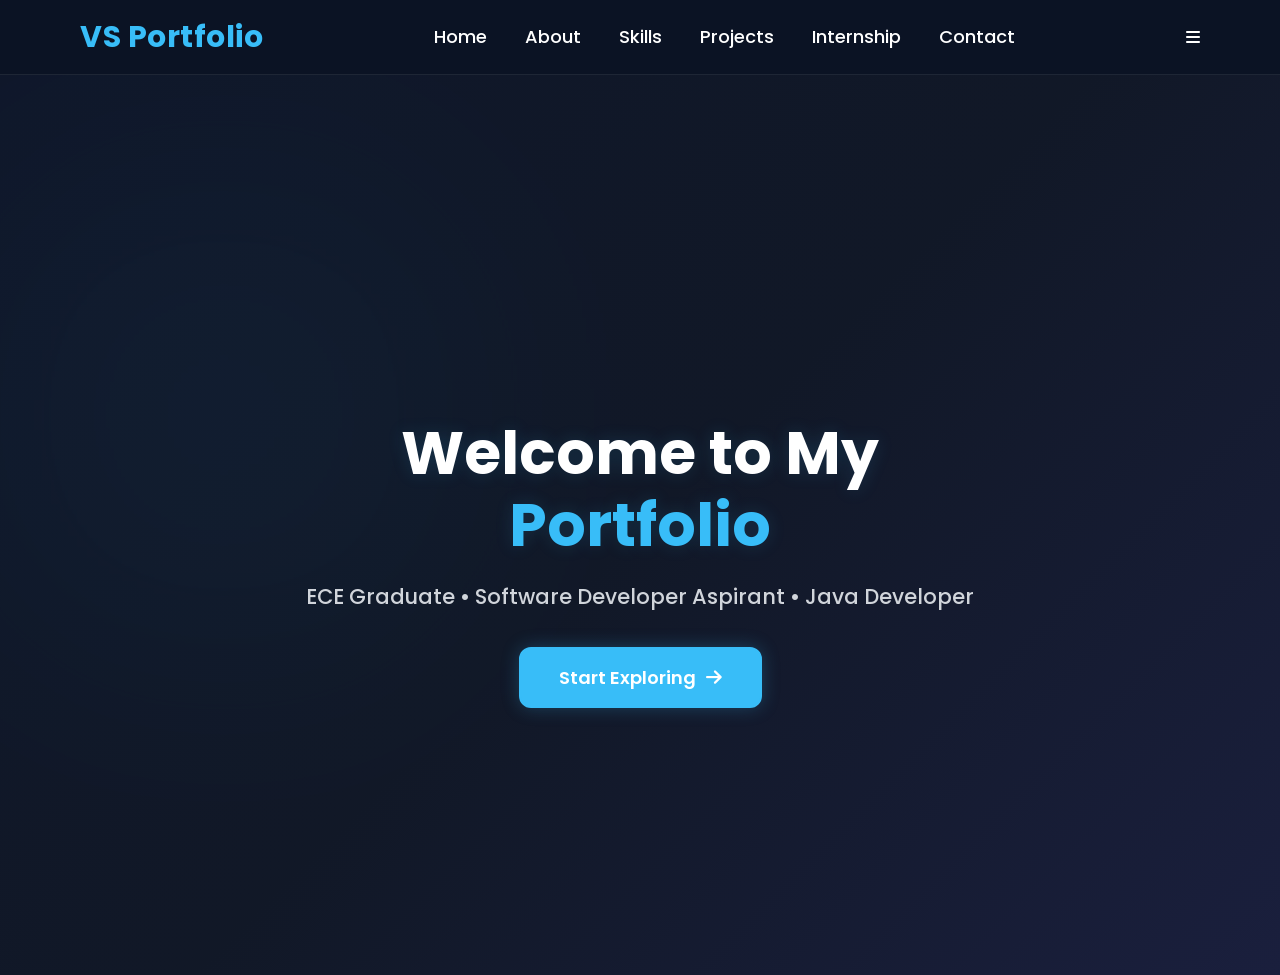
<file: index.html>
<!DOCTYPE html>
<html lang="en">

<head>

    <meta charset="UTF-8">
    <meta name="viewport" content="width=device-width, initial-scale=1.0">

    <title>Veerashankari P | Portfolio</title>

    <!-- CSS -->
    <link rel="stylesheet" href="style.css">

    <!-- Google Fonts -->
    <link href="https://fonts.googleapis.com/css2?family=Poppins:wght@300;400;500;600;700;800&display=swap" rel="stylesheet">

    <!-- Signature Font -->
    <link href="https://fonts.googleapis.com/css2?family=Parisienne&display=swap" rel="stylesheet">

    <!-- Font Awesome -->
    <link rel="stylesheet"
          href="https://cdnjs.cloudflare.com/ajax/libs/font-awesome/6.6.0/css/all.min.css">

    <!-- AOS Animation -->
    <link rel="stylesheet"
          href="https://unpkg.com/aos@2.3.4/dist/aos.css">

</head>

<body>

<!-- Scroll Progress -->
<div id="progress-bar"></div>

<!-- Cursor Glow -->
<div class="cursor-glow"></div>

<!-- ==========================
        NAVBAR
========================== -->

<header>

<nav class="navbar">

<div class="logo">
    <a href="index.html">
        VS Portfolio
    </a>
</div>

<ul class="nav-links">

<li><a href="home.html">Home</a></li>

<li><a href="about.html">About</a></li>

<li><a href="skills.html">Skills</a></li>

<li><a href="projects.html">Projects</a></li>

<li><a href="internship.html">Internship</a></li>

<li><a href="contact.html">Contact</a></li>

</ul>

<div class="menu-btn">

<i class="fa-solid fa-bars"></i>

</div>

</nav>

</header>

<!-- ==========================
      LANDING PAGE
========================== -->

<section class="landing">

    <div class="landing-content" data-aos="zoom-in">

        <h1 class="main-title">
    Welcome to My <span>Portfolio</span>
</h1 >
        <p class="sub-title">
            ECE Graduate • Software Developer Aspirant • Java Developer
        </p>

        <a href="home.html" class="enter-btn">
            Start Exploring
            <i class="fa-solid fa-arrow-right"></i>
        </a>

    </div>

</section>
<!-- ==========================
      AOS JS
========================== -->

<script src="https://unpkg.com/aos@2.3.4/dist/aos.js"></script>

<script>

AOS.init({

duration:1000,

once:true

});

</script>

<script src="script.js"></script>

</body>

</html>
</file>
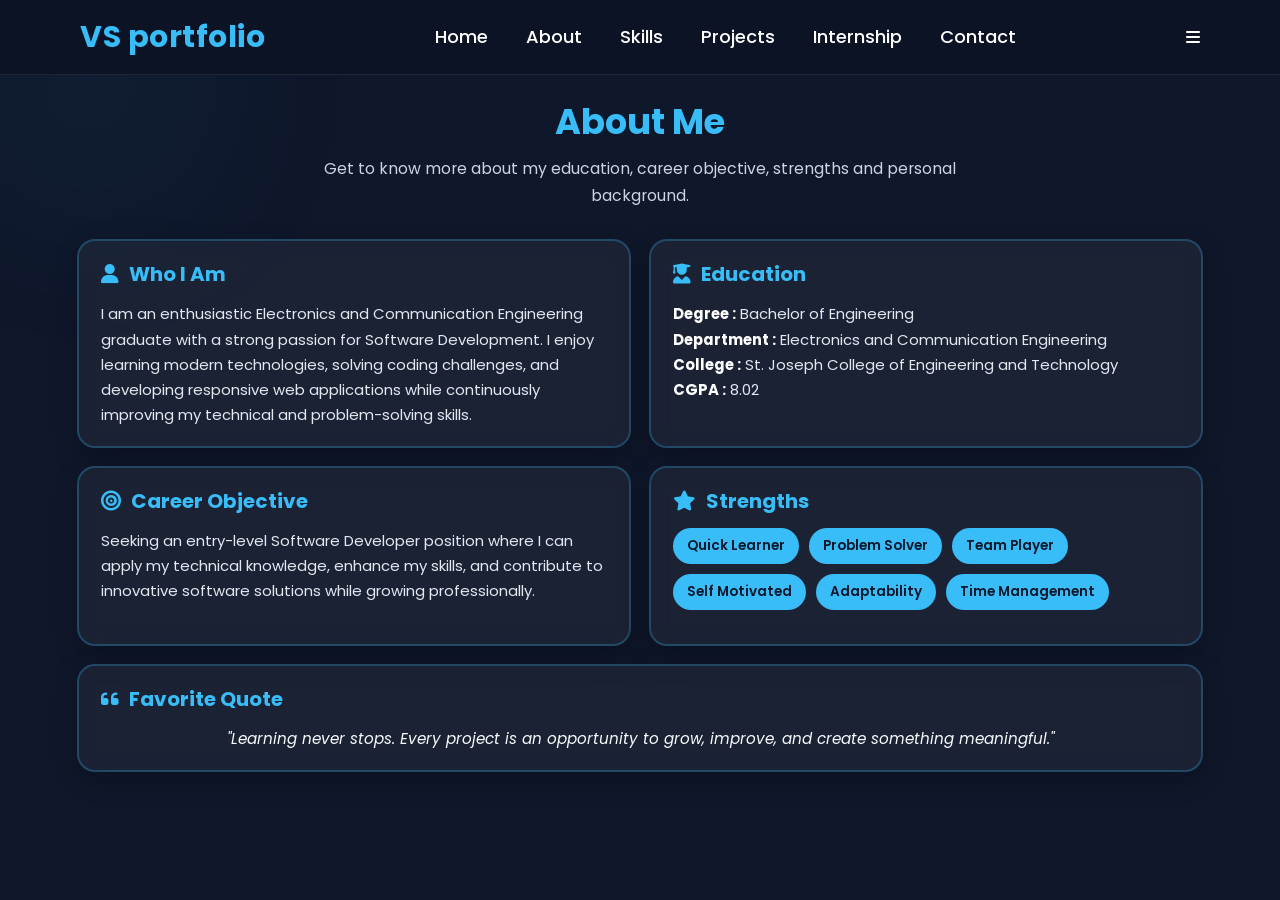
<file: about.html>
<!DOCTYPE html>
<html lang="en">

<head>

<meta charset="UTF-8">
<meta name="viewport" content="width=device-width, initial-scale=1.0">

<title>About | Veerashankari P</title>

<link rel="stylesheet" href="style.css">

<link href="https://fonts.googleapis.com/css2?family=Poppins:wght@300;400;500;600;700;800&display=swap" rel="stylesheet">

<link href="https://fonts.googleapis.com/css2?family=Parisienne&display=swap" rel="stylesheet">

<link rel="stylesheet"
href="https://cdnjs.cloudflare.com/ajax/libs/font-awesome/6.6.0/css/all.min.css">

<link rel="stylesheet"
href="https://unpkg.com/aos@2.3.4/dist/aos.css">

</head>

<body>

<div id="progress-bar"></div>

<div class="cursor-glow"></div>

<!-- ==========================
        NAVBAR
========================== -->

<header>

<nav class="navbar">

<div class="logo">

<a href="index.html">

VS portfolio

</a>

</div>

<ul class="nav-links">

<li><a href="home.html">Home</a></li>

<li><a class="active" href="about.html">About</a></li>

<li><a href="skills.html">Skills</a></li>

<li><a href="projects.html">Projects</a></li>

<li><a href="internship.html">Internship</a></li>

<li><a href="contact.html">Contact</a></li>

</ul>

<div class="menu-btn">

<i class="fa-solid fa-bars"></i>

</div>

</nav>

</header>

<!-- ==========================
        ABOUT SECTION
========================== -->

<section class="about-page">

<h1 class="section-title" data-aos="fade-down">

About Me

</h1>

<p class="skills-text" data-aos="fade-up">

Get to know more about my education, career objective, strengths and personal background.

</p>

<div class="about-container">

<!-- Who I Am -->

<div class="about-box" data-aos="fade-right">

<h2>

<i class="fa-solid fa-user"></i>

Who I Am

</h2>

<p>

I am an enthusiastic Electronics and Communication Engineering graduate with a strong passion for Software Development. I enjoy learning modern technologies, solving coding challenges, and developing responsive web applications while continuously improving my technical and problem-solving skills.

</p>

</div>

<!-- Education -->

<div class="about-box" data-aos="fade-left">

<h2>

<i class="fa-solid fa-user-graduate"></i>

Education

</h2>

<p><strong>Degree :</strong> Bachelor of Engineering</p>

<p><strong>Department :</strong> Electronics and Communication Engineering</p>

<p><strong>College :</strong> St. Joseph College of Engineering and Technology</p>

<p><strong>CGPA :</strong> 8.02</p>

</div>

<!-- Career -->

<div class="about-box" data-aos="fade-right">

<h2>

<i class="fa-solid fa-bullseye"></i>

Career Objective

</h2>

<p>

Seeking an entry-level Software Developer position where I can apply my technical knowledge, enhance my skills, and contribute to innovative software solutions while growing professionally.

</p>

</div>

<!-- Strength -->

<div class="about-box" data-aos="fade-left">

<h2>

<i class="fa-solid fa-star"></i>

Strengths

</h2>

<div class="strength-list">

<span>Quick Learner</span>

<span>Problem Solver</span>

<span>Team Player</span>

<span>Self Motivated</span>

<span>Adaptability</span>

<span>Time Management</span>

</div>

</div>

<!-- Quote -->

<div class="about-box full-width quote-box" data-aos="zoom-in">

<h2>

<i class="fa-solid fa-quote-left"></i>

Favorite Quote

</h2>

<p>

"Learning never stops. Every project is an opportunity to grow, improve, and create something meaningful."

</p>

</div>

</div>

</section>

<script src="https://unpkg.com/aos@2.3.4/dist/aos.js"></script>

<script>

AOS.init({

duration:1000,

once:true

});

</script>

<script src="script.js"></script>

</body>

</html>
</file>
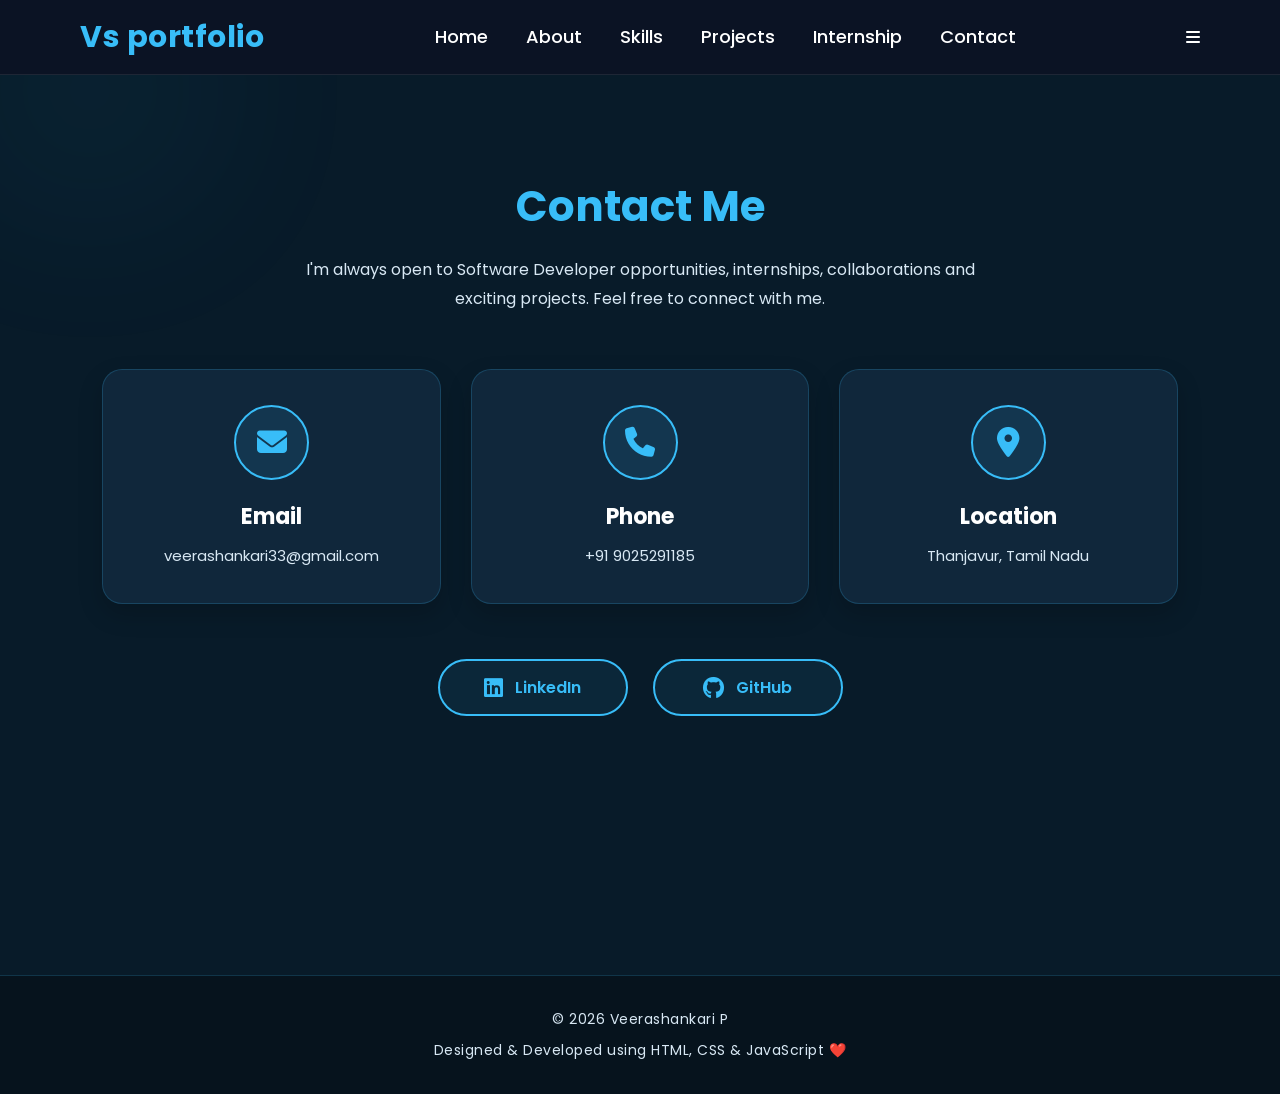
<file: contact.html>
<!DOCTYPE html>
<html lang="en">

<head>

<meta charset="UTF-8">
<meta name="viewport" content="width=device-width, initial-scale=1.0">

<title>Contact | Veerashankari P</title>

<link rel="stylesheet" href="style.css">

<link href="https://fonts.googleapis.com/css2?family=Poppins:wght@300;400;500;600;700;800&display=swap" rel="stylesheet">

<link href="https://fonts.googleapis.com/css2?family=Parisienne&display=swap" rel="stylesheet">

<link rel="stylesheet"
href="https://cdnjs.cloudflare.com/ajax/libs/font-awesome/6.6.0/css/all.min.css">

<link rel="stylesheet"
href="https://unpkg.com/aos@2.3.4/dist/aos.css">

</head>

<body>

<div id="progress-bar"></div>

<div class="cursor-glow"></div>

<header>

<nav class="navbar">

<div class="logo">

<a href="index.html">

Vs portfolio
</a>

</div>

<ul class="nav-links">

<li><a href="home.html">Home</a></li>

<li><a href="about.html">About</a></li>

<li><a href="skills.html">Skills</a></li>

<li><a href="projects.html">Projects</a></li>

<li><a href="internship.html">Internship</a></li>

<li><a class="active" href="contact.html">Contact</a></li>

</ul>

<div class="menu-btn">

<i class="fa-solid fa-bars"></i>

</div>

</nav>

</header>

<section class="contact-page">

<h1 class="section-title" data-aos="fade-down">

Contact Me

</h1>

<p class="skills-text" data-aos="fade-up">

I'm always open to Software Developer opportunities, internships, collaborations and exciting projects. Feel free to connect with me.

</p>

<div class="contact-info">

<div class="contact-card" data-aos="zoom-in">

<i class="fa-solid fa-envelope"></i>

<h3>Email</h3>

<p>veerashankari33@gmail.com</p>

</div>

<div class="contact-card" data-aos="zoom-in" data-aos-delay="100">

<i class="fa-solid fa-phone"></i>

<h3>Phone</h3>

<p>+91 9025291185</p>

</div>

<div class="contact-card" data-aos="zoom-in" data-aos-delay="200">

<i class="fa-solid fa-location-dot"></i>

<h3>Location</h3>

<p>Thanjavur, Tamil Nadu</p>

</div>

</div>

<div class="social-links" data-aos="fade-up">

<a href="https://www.linkedin.com/in/veerashankari-p"
target="_blank"
class="social-btn linkedin">

<i class="fab fa-linkedin"></i>

LinkedIn

</a>

<a href="https://github.com/veerashankari33-p"
target="_blank"
class="social-btn github">

<i class="fab fa-github"></i>

GitHub

</a>

</div>

</section>

<footer>

<p>© 2026 Veerashankari P</p>

<p>Designed & Developed using HTML, CSS & JavaScript ❤️</p>

</footer>

<script src="https://unpkg.com/aos@2.3.4/dist/aos.js"></script>

<script>

AOS.init({
duration:1000,
once:true
});

</script>

<script src="script.js"></script>

</body>

</html>
</file>
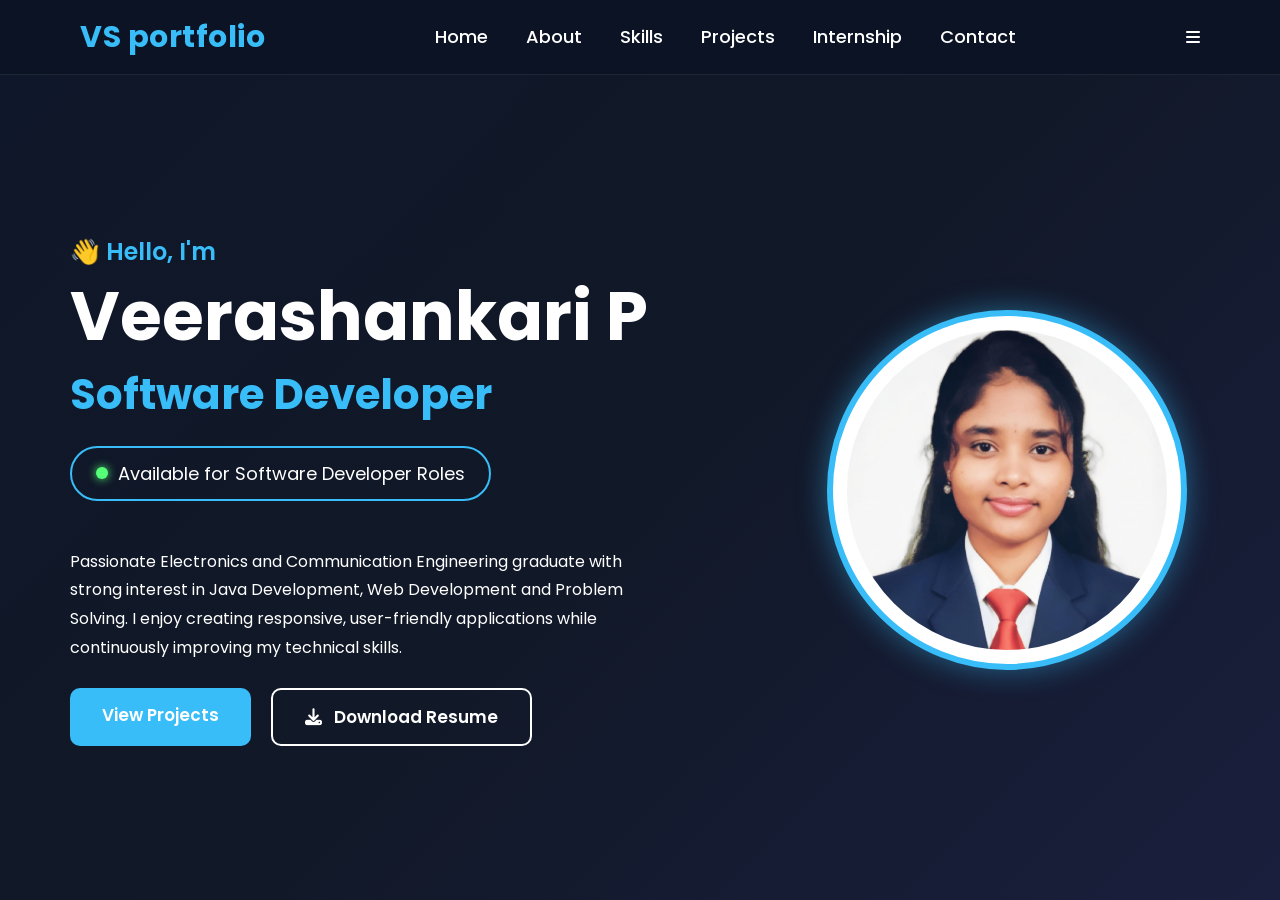
<file: home.html>
<!DOCTYPE html>
<html lang="en">

<head>

    <meta charset="UTF-8">
    <meta name="viewport" content="width=device-width, initial-scale=1.0">

    <title>Home | Veerashankari P</title>

    <link rel="stylesheet" href="style.css">

    <!-- Google Font -->
    <link href="https://fonts.googleapis.com/css2?family=Poppins:wght@300;400;500;600;700;800&display=swap" rel="stylesheet">

    <!-- Font Awesome -->
    <link rel="stylesheet"
        href="https://cdnjs.cloudflare.com/ajax/libs/font-awesome/6.6.0/css/all.min.css">

</head>

<body>

<!-- ===========================
        NAVBAR
=========================== -->

<header>

    <nav class="navbar">

        <div class="logo">
            <a href="index.html">VS portfolio</a>
        </div>

        <ul class="nav-links">

            <li><a class="active" href="home.html">Home</a></li>
            <li><a href="about.html">About</a></li>
            <li><a href="skills.html">Skills</a></li>
            <li><a href="projects.html">Projects</a></li>
            <li><a href="internship.html">Internship</a></li>
            <li><a href="contact.html">Contact</a></li>

        </ul>

        <div class="menu-btn">
            <i class="fa-solid fa-bars"></i>
        </div>

    </nav>

</header>

<!-- ===========================
        HERO SECTION
=========================== -->

<section class="hero">

    <!-- LEFT SIDE -->

    <div class="hero-content">

        <span class="hero-tag">
            👋 Hello, I'm
        </span>

        <h1>
            Veerashankari P
        </h1>

        <h2>
            Software Developer
        </h2>

        <div class="status-box">

            <span class="status-dot"></span>

            Available for Software Developer Roles

        </div>

        <p>

            Passionate Electronics and Communication Engineering graduate
            with strong interest in Java Development, Web Development and
            Problem Solving. I enjoy creating responsive, user-friendly
            applications while continuously improving my technical skills.

        </p>

        <div class="hero-buttons">

            <a href="projects.html" class="btn primary-btn">

                View Projects

            </a>

            <a href="Veerashankari_Resume.pdf"
               download
               class="btn secondary-btn">

                <i class="fa-solid fa-download"></i>

                Download Resume

            </a>

        </div>

    </div>

    <!-- RIGHT SIDE -->

    <div class="hero-image">

        <div class="image-circle">

            <img src="profile.jpg"
                 alt="Veerashankari">

        </div>

    </div>

</section>

<script src="script.js"></script>

</body>

</html>
</file>
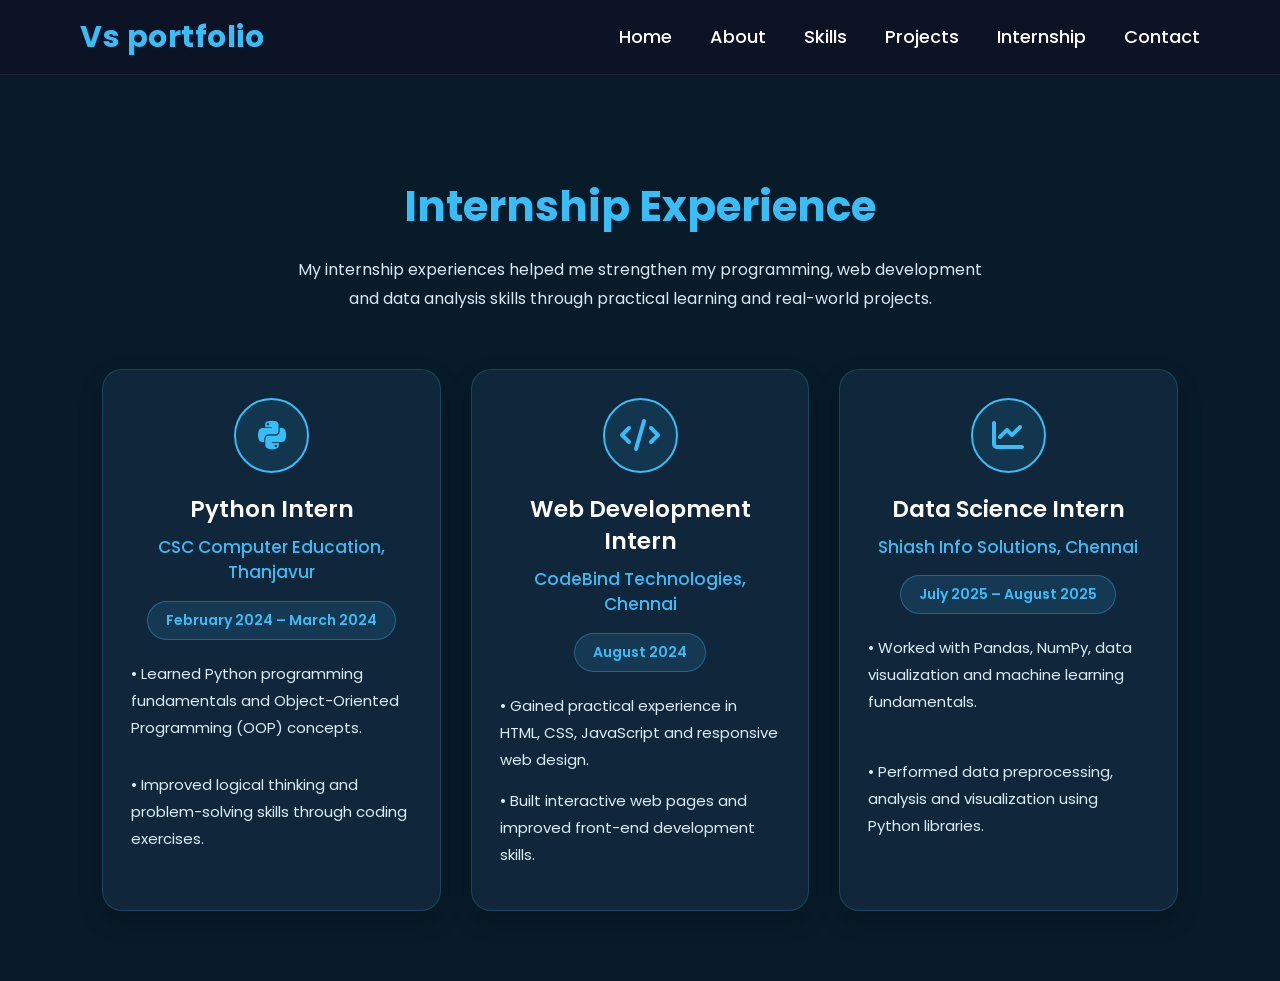
<file: internship.html>
<!DOCTYPE html>
<html lang="en">

<head>

    <meta charset="UTF-8">
    <meta name="viewport" content="width=device-width, initial-scale=1.0">

    <title>Internship | Veerashankari P</title>

    <link rel="stylesheet" href="style.css">

    <link href="https://fonts.googleapis.com/css2?family=Poppins:wght@300;400;500;600;700;800&display=swap" rel="stylesheet">

    <link rel="stylesheet"
          href="https://cdnjs.cloudflare.com/ajax/libs/font-awesome/6.6.0/css/all.min.css">

    <link rel="stylesheet"
          href="https://unpkg.com/aos@2.3.4/dist/aos.css">

</head>

<body>

<!-- ==========================
     NAVBAR
========================== -->

<header>

<nav class="navbar">

<div class="logo">

<a href="index.html">
 Vs portfolio
 
</a>

</div>

<ul class="nav-links">

<li><a href="home.html">Home</a></li>

<li><a href="about.html">About</a></li>

<li><a href="skills.html">Skills</a></li>

<li><a href="projects.html">Projects</a></li>

<li><a class="active" href="internship.html">Internship</a></li>

<li><a href="contact.html">Contact</a></li>

</ul>

</nav>

</header>

<!-- ==========================
     INTERNSHIP SECTION
========================== -->

<section class="internship-page">

<h1 class="section-title" data-aos="fade-down">

Internship Experience

</h1>

<p class="skills-text" data-aos="fade-up">

My internship experiences helped me strengthen my programming,
web development and data analysis skills through practical learning
and real-world projects.

</p>

<div class="internship-container">

<!-- Internship 1 -->

<div class="internship-card"

data-aos="fade-up">

<div class="internship-icon">

<i class="fa-brands fa-python"></i>

</div>

<div class="internship-content">

<h2>

Python Intern

</h2>

<h3>

CSC Computer Education, Thanjavur

</h3>

<span class="internship-date">

February 2024 – March 2024

</span>

<p>

• Learned Python programming fundamentals and Object-Oriented Programming (OOP) concepts.

</p>

<p>

• Improved logical thinking and problem-solving skills through coding exercises.

</p>

</div>

</div>

<!-- Internship 2 -->

<div class="internship-card"

data-aos="fade-up"

data-aos-delay="100">

<div class="internship-icon">

<i class="fa-solid fa-code"></i>

</div>

<div class="internship-content">

<h2>

Web Development Intern

</h2>

<h3>

CodeBind Technologies, Chennai

</h3>

<span class="internship-date">

August 2024

</span>

<p>

• Gained practical experience in HTML, CSS, JavaScript and responsive web design.

</p>

<p>

• Built interactive web pages and improved front-end development skills.

</p>

</div>

</div>

<!-- Internship 3 -->

<div class="internship-card"

data-aos="fade-up"

data-aos-delay="200">

<div class="internship-icon">

<i class="fa-solid fa-chart-line"></i>

</div>

<div class="internship-content">

<h2>

Data Science Intern

</h2>

<h3>

Shiash Info Solutions, Chennai

</h3>

<span class="internship-date">

July 2025 – August 2025

</span>

<p>

• Worked with Pandas, NumPy, data visualization and machine learning fundamentals.

</p>

<p>

• Performed data preprocessing, analysis and visualization using Python libraries.

</p>

</div>

</div>

</div>

</section>

<script src="https://unpkg.com/aos@2.3.4/dist/aos.js"></script>

<script>

AOS.init({

duration:1000,

once:true

});

</script>

<script src="script.js"></script>

</body>

</html>
</file>
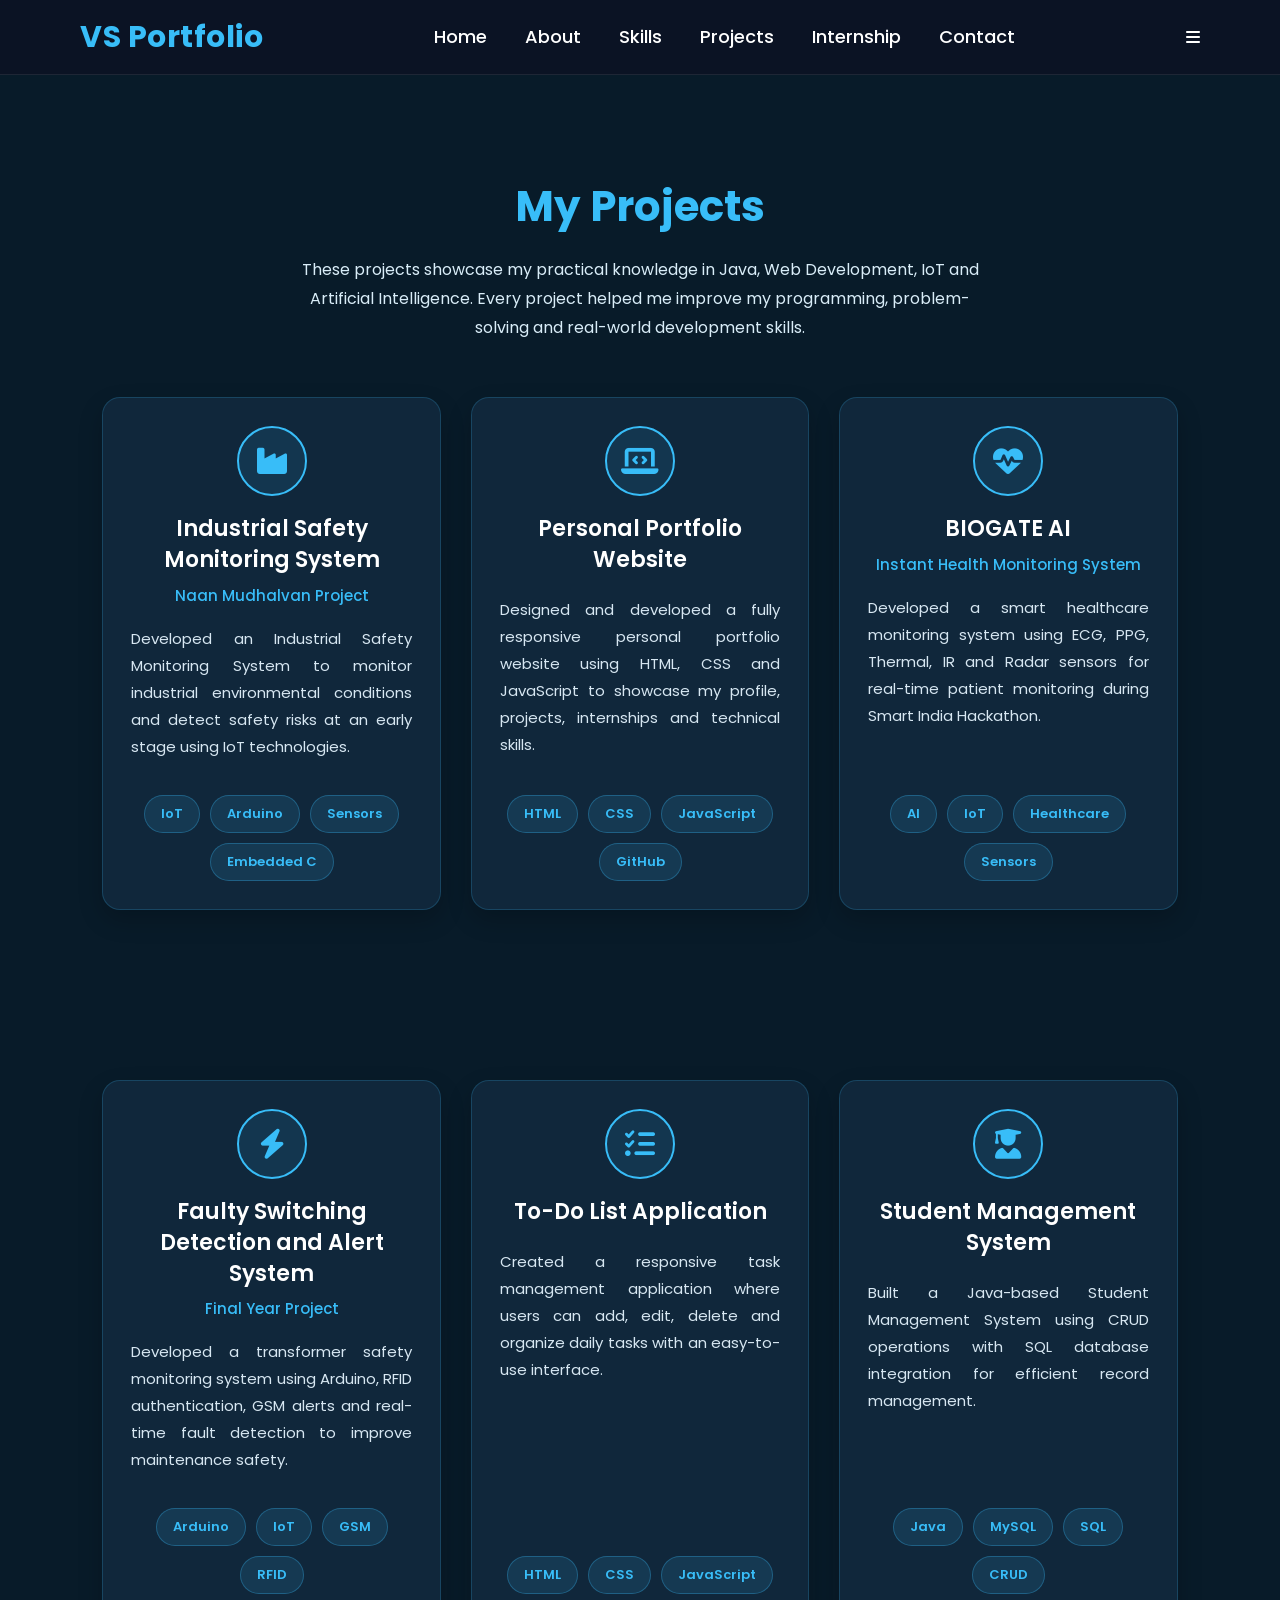
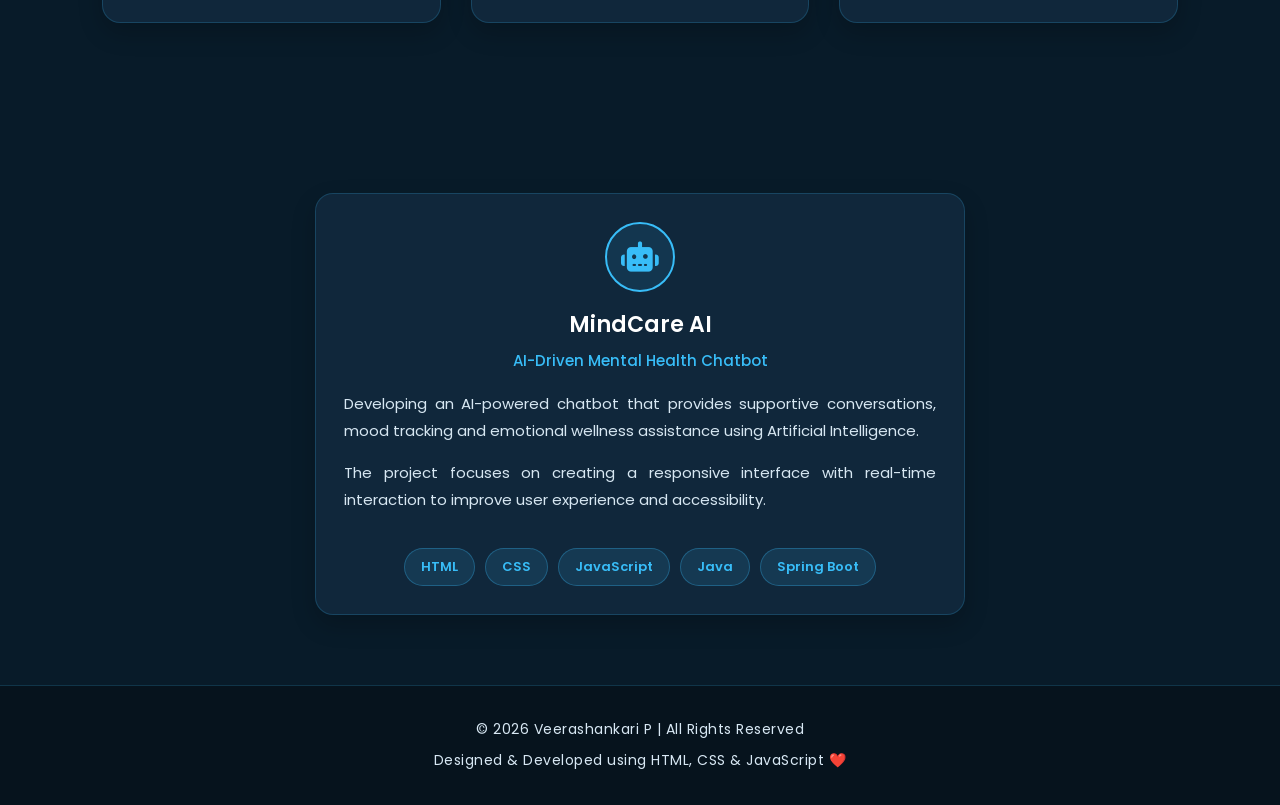
<file: projects.html>
<!DOCTYPE html>
<html lang="en">

<head>

<meta charset="UTF-8">
<meta name="viewport" content="width=device-width, initial-scale=1.0">

<title>Projects | Veerashankari P</title>

<link rel="stylesheet" href="style.css">

<link href="https://fonts.googleapis.com/css2?family=Poppins:wght@300;400;500;600;700;800&display=swap" rel="stylesheet">

<link rel="stylesheet"
href="https://cdnjs.cloudflare.com/ajax/libs/font-awesome/6.6.0/css/all.min.css">

<link rel="stylesheet"
href="https://unpkg.com/aos@2.3.4/dist/aos.css">

</head>

<body>

<header>

<nav class="navbar">

<div class="logo">

<a href="index.html">

VS Portfolio

</a>

</div>

<ul class="nav-links">

<li><a href="home.html">Home</a></li>

<li><a href="about.html">About</a></li>

<li><a href="skills.html">Skills</a></li>

<li><a class="active" href="projects.html">Projects</a></li>

<li><a href="internship.html">Internship</a></li>

<li><a href="contact.html">Contact</a></li>

</ul>

<div class="menu-btn">

<i class="fa-solid fa-bars"></i>

</div>

</nav>

</header>

<!-- ==========================
        PROJECTS
========================== -->

<section class="projects-page">

<h1 class="section-title" data-aos="fade-down">

My Projects

</h1>

<p class="skills-text" data-aos="fade-up">

These projects showcase my practical knowledge in Java, Web Development, IoT and Artificial Intelligence. Every project helped me improve my programming, problem-solving and real-world development skills.

</p>

<div class="projects-grid">

<!-- Project 1 -->

<div class="project-card" data-aos="fade-up">

<div class="project-icon">

<i class="fa-solid fa-industry"></i>

</div>

<h2>

Industrial Safety Monitoring System

</h2>

<h4>

Naan Mudhalvan Project

</h4>

<p>

Developed an Industrial Safety Monitoring System to monitor industrial environmental conditions and detect safety risks at an early stage using IoT technologies.

</p>

<div class="tech-stack">

<span>IoT</span>

<span>Arduino</span>

<span>Sensors</span>

<span>Embedded C</span>

</div>

</div>

<!-- Project 2 -->

<div class="project-card" data-aos="fade-up" data-aos-delay="100">

<div class="project-icon">

<i class="fa-solid fa-laptop-code"></i>

</div>

<h2>

Personal Portfolio Website

</h2>

<p>

Designed and developed a fully responsive personal portfolio website using HTML, CSS and JavaScript to showcase my profile, projects, internships and technical skills.

</p>

<div class="tech-stack">

<span>HTML</span>

<span>CSS</span>

<span>JavaScript</span>

<span>GitHub</span>

</div>

</div>

<!-- Project 3 -->

<div class="project-card" data-aos="fade-up" data-aos-delay="200">

<div class="project-icon">

<i class="fa-solid fa-heart-pulse"></i>

</div>

<h2>

BIOGATE AI

</h2>

<h4>

Instant Health Monitoring System

</h4>

<p>

Developed a smart healthcare monitoring system using ECG, PPG, Thermal, IR and Radar sensors for real-time patient monitoring during Smart India Hackathon.

</p>

<div class="tech-stack">

<span>AI</span>

<span>IoT</span>

<span>Healthcare</span>

<span>Sensors</span>

</div>

</div>

</div>

</section>
<!-- ==========================
        PROJECTS - PAGE 2
========================== -->

<section class="projects-page">

<div class="projects-grid">

<!-- Project 4 -->

<div class="project-card" data-aos="fade-up">

<div class="project-icon">

<i class="fa-solid fa-bolt"></i>

</div>

<h2>

Faulty Switching Detection and Alert System

</h2>

<h4>

Final Year Project

</h4>

<p>

Developed a transformer safety monitoring system using Arduino, RFID authentication, GSM alerts and real-time fault detection to improve maintenance safety.

</p>

<div class="tech-stack">

<span>Arduino</span>

<span>IoT</span>

<span>GSM</span>

<span>RFID</span>

</div>

</div>

<!-- Project 5 -->

<div class="project-card" data-aos="fade-up" data-aos-delay="100">

<div class="project-icon">

<i class="fa-solid fa-list-check"></i>

</div>

<h2>

To-Do List Application

</h2>

<p>

Created a responsive task management application where users can add, edit, delete and organize daily tasks with an easy-to-use interface.

</p>

<div class="tech-stack">

<span>HTML</span>

<span>CSS</span>

<span>JavaScript</span>

</div>

</div>

<!-- Project 6 -->

<div class="project-card" data-aos="fade-up" data-aos-delay="200">

<div class="project-icon">

<i class="fa-solid fa-user-graduate"></i>

</div>

<h2>

Student Management System

</h2>

<p>

Built a Java-based Student Management System using CRUD operations with SQL database integration for efficient record management.

</p>

<div class="tech-stack">

<span>Java</span>

<span>MySQL</span>

<span>SQL</span>

<span>CRUD</span>

</div>

</div>

</div>

</section>

<!-- ==========================
        PROJECTS - PAGE 3
========================== -->

<section class="projects-page">

<div class="projects-grid single-project">

<!-- Project 7 -->

<div class="project-card" data-aos="fade-up">

<div class="project-icon">

<i class="fa-solid fa-robot"></i>

</div>

<h2>

MindCare AI

</h2>

<h4>

AI-Driven Mental Health Chatbot

</h4>

<p>

Developing an AI-powered chatbot that provides supportive conversations, mood tracking and emotional wellness assistance using Artificial Intelligence.

</p>

<p>

The project focuses on creating a responsive interface with real-time interaction to improve user experience and accessibility.

</p>

<div class="tech-stack">

<span>HTML</span>

<span>CSS</span>

<span>JavaScript</span>

<span>Java</span>

<span>Spring Boot</span>

</div>

</div>

</div>

</section>

<!-- ==========================
        FOOTER
========================== -->

<footer>

<p>

© 2026 Veerashankari P | All Rights Reserved

</p>

<p>

Designed & Developed using HTML, CSS & JavaScript ❤️

</p>

</footer>

<!-- ==========================
        AOS SCRIPT
========================== -->

<script src="https://unpkg.com/aos@2.3.4/dist/aos.js"></script>

<script>

AOS.init({

duration:1000,

once:true

});

</script>

<script src="script.js"></script>

</body>

</html>
</file>
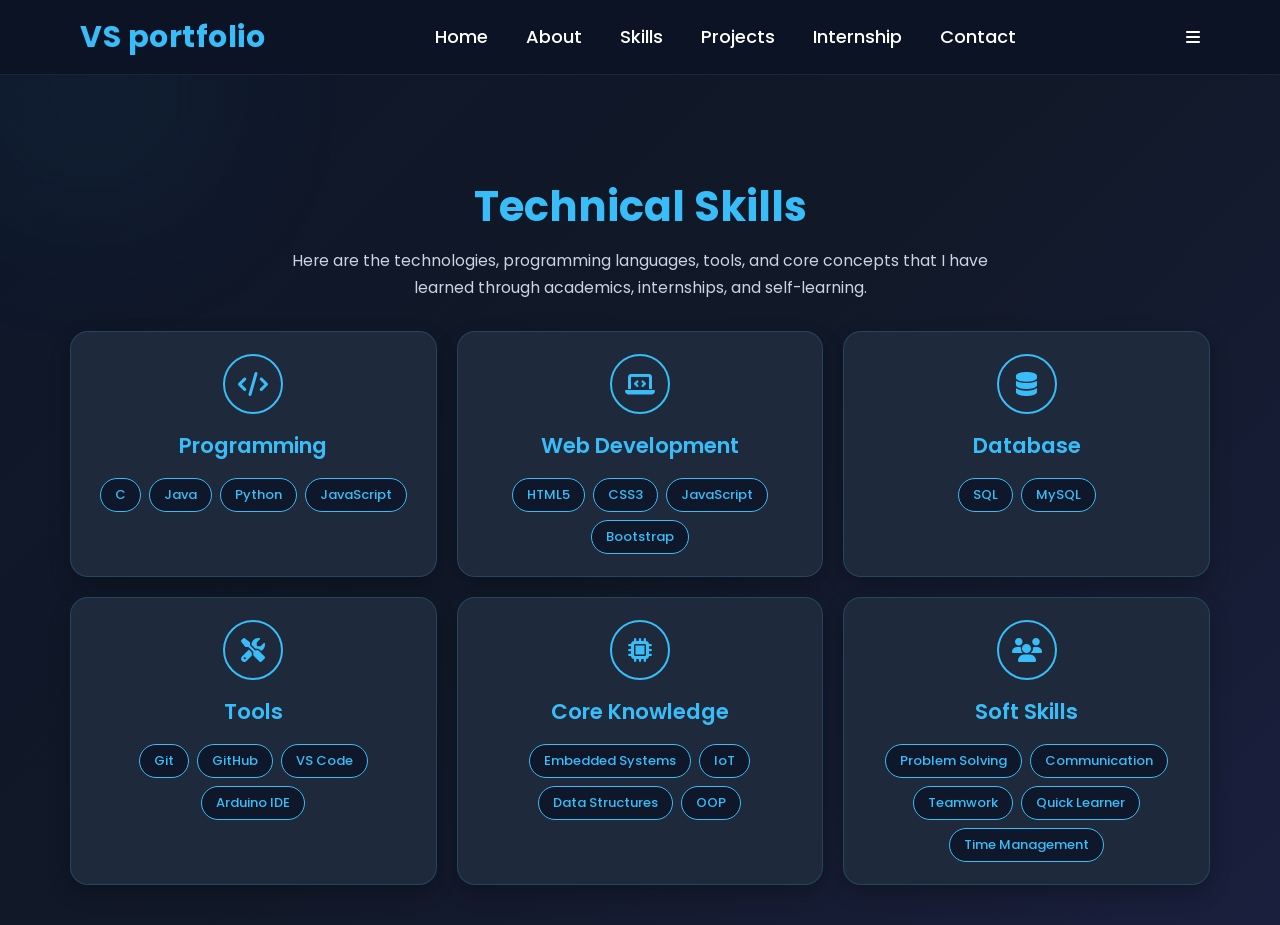
<file: skills.html>
<!DOCTYPE html>
<html lang="en">

<head>

<meta charset="UTF-8">
<meta name="viewport" content="width=device-width, initial-scale=1.0">

<title>Skills | Veerashankari P</title>

<link rel="stylesheet" href="style.css">

<link href="https://fonts.googleapis.com/css2?family=Poppins:wght@300;400;500;600;700;800&display=swap" rel="stylesheet">

<link href="https://fonts.googleapis.com/css2?family=Parisienne&display=swap" rel="stylesheet">

<link rel="stylesheet"
href="https://cdnjs.cloudflare.com/ajax/libs/font-awesome/6.6.0/css/all.min.css">

<link rel="stylesheet"
href="https://unpkg.com/aos@2.3.4/dist/aos.css">

</head>

<body>

<!-- Progress Bar -->

<div id="progress-bar"></div>

<!-- Cursor Glow -->

<div class="cursor-glow"></div>

<!-- ==========================
        NAVBAR
========================== -->

<header>

<nav class="navbar">

<div class="logo">

<a href="index.html">

VS portfolio 

</a>

</div>

<ul class="nav-links">

<li><a href="home.html">Home</a></li>

<li><a href="about.html">About</a></li>

<li><a class="active" href="skills.html">Skills</a></li>

<li><a href="projects.html">Projects</a></li>

<li><a href="internship.html">Internship</a></li>

<li><a href="contact.html">Contact</a></li>

</ul>

<div class="menu-btn">

<i class="fa-solid fa-bars"></i>

</div>

</nav>

</header>

<!-- ==========================
        SKILLS SECTION
========================== -->

<section class="skills-page">

<h1 class="section-title" data-aos="fade-down">

Technical Skills

</h1>

<p class="skills-text" data-aos="fade-up">

Here are the technologies, programming languages, tools, and core concepts that I have learned through academics, internships, and self-learning.

</p>

<div class="skills-grid">

<!-- Programming -->

<div class="skill-category" data-aos="fade-up">

<div class="skill-icon">

<i class="fa-solid fa-code"></i>

</div>

<h2>Programming</h2>

<div class="skill-tags">

<span>C</span>

<span>Java</span>

<span>Python</span>

<span>JavaScript</span>

</div>

</div>

<!-- Web Development -->

<div class="skill-category" data-aos="fade-up" data-aos-delay="100">

<div class="skill-icon">

<i class="fa-solid fa-laptop-code"></i>

</div>

<h2>Web Development</h2>

<div class="skill-tags">

<span>HTML5</span>

<span>CSS3</span>

<span>JavaScript</span>

<span>Bootstrap</span>

</div>

</div>

<!-- Database -->

<div class="skill-category" data-aos="fade-up" data-aos-delay="200">

<div class="skill-icon">

<i class="fa-solid fa-database"></i>

</div>

<h2>Database</h2>

<div class="skill-tags">

<span>SQL</span>

<span>MySQL</span>

</div>

</div>

<!-- Tools -->

<div class="skill-category" data-aos="fade-up" data-aos-delay="300">

<div class="skill-icon">

<i class="fa-solid fa-screwdriver-wrench"></i>

</div>

<h2>Tools</h2>

<div class="skill-tags">

<span>Git</span>

<span>GitHub</span>

<span>VS Code</span>

<span>Arduino IDE</span>

</div>

</div>

<!-- Core Knowledge -->

<div class="skill-category" data-aos="fade-up" data-aos-delay="400">

<div class="skill-icon">

<i class="fa-solid fa-microchip"></i>

</div>

<h2>Core Knowledge</h2>

<div class="skill-tags">

<span>Embedded Systems</span>

<span>IoT</span>

<span>Data Structures</span>

<span>OOP</span>

</div>

</div>

<!-- Soft Skills -->

<div class="skill-category" data-aos="fade-up" data-aos-delay="500">

<div class="skill-icon">

<i class="fa-solid fa-users"></i>

</div>

<h2>Soft Skills</h2>

<div class="skill-tags">

<span>Problem Solving</span>

<span>Communication</span>

<span>Teamwork</span>

<span>Quick Learner</span>

<span>Time Management</span>

</div>

</div>

</div>

</section>

<script src="https://unpkg.com/aos@2.3.4/dist/aos.js"></script>

<script>

AOS.init({

duration:1000,

once:true

});

</script>

<script src="script.js"></script>

</body>

</html>
</file>
<file: style.css>
/*====================================
        GOOGLE FONT RESET
====================================*/

@import url('https://fonts.googleapis.com/css2?family=Poppins:wght@300;400;500;600;700;800&display=swap');

*{
    margin:0;
    padding:0;
    box-sizing:border-box;
    font-family:'Poppins',sans-serif;
}

html{
    scroll-behavior:smooth;
}

body{
    background:linear-gradient(135deg,#0f172a,#111827,#1a1f3d);
    color:#ffffff;
    overflow-x:hidden;
}

/* Scroll Bar */

::-webkit-scrollbar{
    width:8px;
}

::-webkit-scrollbar-track{
    background:#0f172a;
}

::-webkit-scrollbar-thumb{
    background:#38bdf8;
    border-radius:20px;
}

/* Progress Bar */

#progress-bar{
    position:fixed;
    top:0;
    left:0;
    height:4px;
    width:0%;
    background:#38bdf8;
    z-index:9999;
}

/* Cursor Glow */

.cursor-glow{
    position:fixed;
    width:180px;
    height:180px;
    background:#38bdf8;
    border-radius:50%;
    filter:blur(110px);
    opacity:.12;
    pointer-events:none;
}

/*==============================
        NAVBAR
==============================*/

.navbar{
    position:fixed;
    top:0;
    left:0;
    width:100%;
    height:75px;
    display:flex;
    justify-content:space-between;
    align-items:center;
    padding:0 80px;
    background:#0b1324;
    border-bottom:1px solid rgba(255,255,255,.08);
    z-index:1000;
}

.logo a{
    font-size:30px;
    font-weight:700;
    color:#38bdf8;
    text-decoration:none;
    letter-spacing:.5px;
    transition:.3s;
}

.logo a:hover{
    color:#7dd3fc;
}

.nav-links{
    display:flex;
    gap:38px;
    list-style:none;
}

.nav-links a{
    color:#fff;
    text-decoration:none;
    font-size:18px;
    font-weight:500;
    transition:.3s;
}

.nav-links a:hover{
    color:#38bdf8;
}
.nav-links a::after{
    content:"";
    display:block;
    width:0;
    height:2px;
    background:#38bdf8;
    transition:.3s;
}

.nav-links a:hover::after{
    width:100%;
}

/*==============================
      LANDING PAGE
==============================*/

.landing{
    min-height:100vh;
    display:flex;
    justify-content:center;
    align-items:center;
    text-align:center;
    padding-top:75px;
    background:linear-gradient(135deg,#0f172a,#111827,#1a1f3d);
    position:relative;
    overflow:hidden;
}

.landing-content{
    max-width:700px;
}

.landing::before{
    content:"";
    position:absolute;
    width:320px;
    height:320px;
    background:#38bdf8;
    filter:blur(140px);
    opacity:.08;
    left:5%;
    top:20%;
}

/*==============================
      Main title
==============================*/

.main-title{
    font-size:60px;
    color:#fff;
    line-height:1.2;
    text-shadow:0 0 18px rgba(56,189,248,.15);
}

.main-title span{
    color:#38bdf8;
}

/*==============================
      Sub title
==============================*/
.sub-title{
    color:#d1d5db;
    font-size:21px;
    font-weight:500;
    margin:20px auto 0;
    width:100%;
    white-space:nowrap;
}
.sub-title::after{
    content:"";
    display:none;
    width:80px;
    height:3px;
    background:#38bdf8;
    margin:20px auto 0;
    border-radius:20px;
}

/*==============================
      Start Exploring Button
==============================*/

.enter-btn{
    display:inline-flex;
    align-items:center;
    gap:10px;
    margin-top:35px;
    padding:15px 38px;
    background:#38bdf8;
    color:#ffffff;
    text-decoration:none;
    font-size:18px;
    font-weight:600;
    border-radius:12px;
    border:2px solid #38bdf8;
    transition:0.3s ease;
    box-shadow:0 0 18px rgba(56,189,248,0.25);
}

.enter-btn:hover{
    background:#1da1f2;
    border-color:#1da1f2;
    transform:translateY(-3px);
    box-shadow:0 0 25px rgba(56,189,248,0.45);
}

.enter-btn i{
    transition:0.3s;
}

.enter-btn:hover i{
    transform:translateX(6px);
}
/*==============================
      Cursor Glow (Low Glow)
==============================*/
.cursor-glow{
    position:fixed;
    width:180px;
    height:180px;
    background:#38bdf8;
    border-radius:50%;
    filter:blur(110px);
    opacity:.12;
    pointer-events:none;
}
/* end the index page */

/* =========================================
   HOME PAGE
========================================= */
.hero{
    height: calc(100vh - 75px);
    display:flex;
    justify-content:space-between;
    align-items:center;
    padding:15px 6%;
    overflow:hidden;
    gap:40px;
}
header{
    height:75px;
}
.hero{
    padding-top:10px;
}
/* LEFT */

.hero-content{
    flex:0 0 60%;
    max-width:700px;
}

/* animation */
.hero-content{

animation:leftSlide 1s ease;

}

.hero-image{

animation:rightSlide 1s ease;

}

.hero-tag{

    display:block;

    color:#38bdf8;

    font-size:24px;

    font-weight:600;

    margin-bottom:12px;

}

.hero-content h1{
    font-size:68px;
    color:#fff;
    line-height:1.05;
    margin-bottom:10px;
    font-weight:700;
}

.hero-content h2{
    font-size:42px;
    color:#38bdf8;
    margin-bottom:20px;
}

.status-box{
    display:inline-flex;
    align-items:center;
    gap:10px;
    padding:12px 24px;
    border:2px solid #38bdf8;
    border-radius:40px;
    color:#fff;
    font-size:18px;
    margin-bottom:25px;
}

.status-dot{
    width:12px;
    height:12px;
    background:#55ff77;
    border-radius:50%;
    box-shadow:0 0 10px #55ff77;
}
.hero p{

font-size:16px;

line-height:1.8;

max-width:560px;

margin:22px 0;

}

/* =========================================
   HERO IMAGE
========================================= */

.hero-image{
    flex:1;
    display:flex;
    justify-content:center;
    align-items:center;
}

.image-circle{

width:330px;
height:330px;

}

.image-circle img{

width:90%;
height:90%;

object-fit:cover;

object-position:center top;

}

.image-circle img{
    width:100%;
    height:100%;
    object-fit:contain;
    object-position:center;
    display:block;
}


/* =========================================
   BUTTONS
========================================= */

.hero-buttons{
    display:flex;
    gap:20px;
    flex-wrap:wrap;
    margin-top: 25px;
}

.btn{
    text-decoration:none;
    padding:14px 32px;
    border-radius:10px;
    font-size:17px;
    font-weight:600;
    transition:.3s;
}

.primary-btn{
    background:#38bdf8;
    color:#fff;
}

.primary-btn:hover{
    background:#0ea5e9;
    transform:translateY(-3px);
}

.secondary-btn{
    border:2px solid #ffffff;
    color:#ffffff;
    background:transparent;
}

.secondary-btn:hover{
    background:#38bdf8;
    border-color:#38bdf8;
    color:#fff;
    transform:translateY(-3px);
}

.secondary-btn i{
    margin-right:8px;
}
/* =====================================
   FULL PAGE - NO SCROLL
===================================== */

.hero{

    height:calc(100vh - 75px);

    display:flex;

    justify-content:space-between;

    align-items:center;

    padding:25px 70px 20px;

    gap:50px;

    overflow:hidden;

}

/* =====================================
   PROFILE IMAGE
===================================== */

.hero-image{
    flex:1;
    display:flex;
    justify-content:center;
    align-items:center;
}

.image-circle{

    width:360px;
    height:360px;

    border-radius:50%;
    overflow:hidden;

    border:6px solid #38bdf8;

    background:#ffffff;

    display:flex;
    justify-content:center;
    align-items:center;

    box-shadow:0 0 30px rgba(56,189,248,.45);
}

.image-circle img{

    width:92%;
    height:92%;

    object-fit:cover;

    object-position:center top;

    border-radius:50%;

}


/* =====================================
   RESPONSIVE
===================================== */

@media(max-width:1000px){

.hero{

flex-direction:column-reverse;
text-align:center;
gap:30px;

}

.hero-content{

max-width:100%;

}

.hero-buttons{

justify-content:center;

}

.image-circle{

width:280px;
height:280px;

}

.hero h1{

    font-size:64px;
    font-weight:800;
    color:#fff;

    line-height:1.05;

    margin:10px 0 18px;

    white-space:nowrap;

    letter-spacing:-1px;

}

.hero h2{

font-size:34px;

margin-bottom:20px;

color:#38bdf8;

}

}
/* animation bottom */
@keyframes leftSlide{

from{

opacity:0;
transform:translateX(-60px);

}

to{

opacity:1;
transform:translateX(0);

}

}

@keyframes rightSlide{

from{

opacity:0;
transform:translateX(60px);

}

to{

opacity:1;
transform:translateX(0);

}

}

@keyframes fadeDown{

from{

opacity:0;
transform:translateY(-20px);

}

to{

opacity:1;
transform:translateY(0);

}

}
/* end the home page */

/* ===========================
        ABOUT PAGE
=========================== */

.about-page{
    min-height:calc(100vh - 75px);
    padding:20px 6%;
    background:#0f172a;
    display:flex;
    flex-direction:column;
    justify-content:flex-start;
}

.section-title{
    text-align:center;
    font-size:2.2rem;
    color:#38bdf8;
    font-weight:700;
    margin-bottom:8px;
}

.skills-text{
    text-align:center;
    color:#cbd5e1;
    font-size:0.95rem;
    max-width:700px;
    margin:0 auto 20px;
    line-height:1.6;
}
/* ===========================
      ABOUT CONTAINER
=========================== */

.about-container{
    flex:1;
    display:grid;
    grid-template-columns:repeat(2,1fr);
    gap:18px;
    align-content:start;
}

/* About Cards */

.about-box{
    background:rgba(255,255,255,0.05);
    border:2px solid rgba(56,189,248,.25);
    border-radius:18px;
    padding:18px 22px;
    transition:.35s;
    backdrop-filter:blur(10px);
    box-shadow:0 8px 25px rgba(0,0,0,.25);
    min-height:180px;
}

.about-box:hover{
    transform:translateY(-6px);
    border-color:#38bdf8;
    box-shadow:0 0 22px rgba(56,189,248,.45);
}

.about-box h2{
    color:#38bdf8;
    font-size:1.25rem;
    margin-bottom:12px;
    display:flex;
    align-items:center;
    gap:10px;
}

.about-box p{
    color:#e2e8f0;
    font-size:.93rem;
    line-height:1.7;
}

.about-box strong{
    color:#ffffff;
}
/* ===========================
      STRENGTH TAGS
=========================== */

.strength-list{
    display:flex;
    flex-wrap:wrap;
    gap:10px;
    margin-top:10px;
}

.strength-list span{
    background:#38bdf8;
    color:#0f172a;
    padding:8px 14px;
    border-radius:50px;
    font-size:.85rem;
    font-weight:600;
    transition:.3s;
}

.strength-list span:hover{
    transform:scale(1.08);
    box-shadow:0 0 12px rgba(56,189,248,.6);
}

/* ===========================
      QUOTE BOX
=========================== */

.quote-box{
    grid-column:1 / -1;
    min-height:100px;
    text-align:center;
}

.quote-box p{
    font-style:italic;
    color:#f8fafc;
    font-size:.95rem;
    line-height:1.7;
}

/* ===========================
      ICONS
=========================== */

.about-box i{
    color:#38bdf8;
}

/* ===========================
      RESPONSIVE
=========================== */

@media(max-width:900px){

.about-page{
    min-height:auto;
    padding:25px;
}

.about-container{
    grid-template-columns:1fr;
}

.quote-box{
    grid-column:auto;
}

.about-box{
    min-height:auto;
}

.section-title{
    font-size:1.8rem;
}

.skills-text{
    font-size:.9rem;
}

}
/* end the about page */

/* ==========================================
             SKILLS PAGE
========================================== */

.skills-page{
    width:100%;
    min-height:calc(100vh - 80px);
    padding:100px 70px 40px;
    display:flex;
    flex-direction:column;
    justify-content:flex-start;
    align-items:center;
}

.skills-page .section-title{
    font-size:2.6rem;
    color:#38bdf8;
    font-weight:700;
    margin-bottom:10px;
    text-align:center;
}

.skills-text{
    width:700px;
    max-width:100%;
    text-align:center;
    color:#cbd5e1;
    font-size:0.98rem;
    line-height:1.7;
    margin-bottom:30px;
}

/* ==========================================
            SKILLS GRID
========================================== */

.skills-grid{
    width:100%;
    max-width:1200px;

    display:grid;
    grid-template-columns:repeat(3,1fr);

    gap:20px;
}


/* ==========================================
            SKILL CARD
========================================== */

.skill-category{

    background:#1e293b;

    border:1px solid rgba(56,189,248,.20);

    border-radius:18px;

    padding:22px 18px;

    text-align:center;

    transition:.35s ease;

    box-shadow:0 8px 20px rgba(0,0,0,.25);

}

.skill-category:hover{

    transform:translateY(-8px);

    border-color:#38bdf8;

    box-shadow:0 0 20px rgba(56,189,248,.35);

}


/* ==========================================
            ICON
========================================== */

.skill-icon{

    width:60px;

    height:60px;

    margin:0 auto 15px;

    border:2px solid #38bdf8;

    border-radius:50%;

    display:flex;

    justify-content:center;

    align-items:center;

    color:#38bdf8;

    font-size:24px;

    transition:.35s;

}

.skill-category:hover .skill-icon{

    background:#38bdf8;

    color:#0f172a;

    transform:rotate(10deg);

}


/* ==========================================
            TITLE
========================================== */

.skill-category h2{

    color:#38bdf8;

    font-size:1.35rem;

    margin-bottom:16px;

    font-weight:600;

}

/* ==========================================
            SKILL TAGS
========================================== */

.skill-tags{

    display:flex;
    flex-wrap:wrap;
    justify-content:center;
    gap:8px;

}

.skill-tags span{

    padding:6px 14px;

    background:#0f172a;

    border:1px solid #38bdf8;

    border-radius:25px;

    color:#38bdf8;

    font-size:13px;

    font-weight:500;

    transition:.3s;

}

.skill-tags span:hover{

    background:#38bdf8;

    color:#0f172a;

    transform:translateY(-3px);

}


/* ==========================================
            RESPONSIVE
========================================== */

@media(max-width:992px){

.skills-grid{

grid-template-columns:repeat(2,1fr);

}

.skills-page{

padding:90px 40px 30px;

}

}


@media(max-width:768px){

.skills-grid{

grid-template-columns:1fr;

}

.skills-page{

padding:80px 25px 30px;

}

.section-title{

font-size:2rem;

}

.skills-text{

width:100%;
font-size:.9rem;

}

.skill-category{

padding:20px;

 min-height:230px;

 .skill-tags{

    min-height:70px;
    align-content:flex-start;

}
}

}


@media(max-width:480px){

.skill-category h2{

font-size:1.2rem;

}

.skill-icon{

width:55px;
height:55px;
font-size:22px;

}

.skill-tags span{

font-size:12px;
padding:6px 12px;

}

}

/* skills page is ended */ 

/*=========================================
        PROJECT PAGE
=========================================*/

.projects-page{

    background:#081b29;

    padding:100px 8% 70px;

}

/*=========================================
            TITLE
=========================================*/

.projects-page .section-title{

    text-align:center;

    font-size:42px;

    color:#38bdf8;

    font-weight:700;

    margin-bottom:18px;

}

.projects-page .skills-text{

    max-width:850px;

    margin:0 auto 55px;

    text-align:center;

    color:#d9edf8;

    font-size:16px;

    line-height:1.8;

}

/*=========================================
        PROJECT GRID
=========================================*/

.projects-grid{

    width:100%;

    max-width:1300px;

    margin:auto;

    display:grid;

    grid-template-columns:repeat(3,1fr);

    gap:30px;

    align-items:stretch;

}

/*=========================================
        LAST SECTION
=========================================*/

.single-project{

    display:flex;

    justify-content:center;

    align-items:center;

}

.single-project .project-card{

    width:650px;

    max-width:100%;

}

/*=========================================
        PROJECT CARD
=========================================*/

.project-card{

    background:#10273b;

    border:1px solid rgba(56,189,248,.20);

    border-radius:18px;

    padding:28px;

    display:flex;

    flex-direction:column;

    justify-content:flex-start;

    min-height:370px;

    transition:.35s ease;

    box-shadow:0 10px 25px rgba(0,0,0,.20);

}

.project-card:hover{

    transform:translateY(-10px);

    border-color:#38bdf8;

    box-shadow:0 18px 35px rgba(56,189,248,.22);

}

/*=========================================
            PROJECT ICON
=========================================*/

.project-icon{

    width:70px;

    height:70px;

    margin:0 auto 18px;

    border-radius:50%;

    display:flex;

    justify-content:center;

    align-items:center;

    background:rgba(56,189,248,.10);

    border:2px solid #38bdf8;

    color:#38bdf8;

    font-size:30px;

    transition:.35s;

}

.project-card:hover .project-icon{

    background:#38bdf8;

    color:#081b29;

    transform:scale(1.08);

}

/*=========================================
        PROJECT CONTENT
=========================================*/

.project-card h2{

    font-size:22px;

    font-weight:600;

    color:#ffffff;

    text-align:center;

    margin-bottom:8px;

    line-height:1.4;

}

.project-card h4{

    font-size:15px;

    font-weight:500;

    color:#38bdf8;

    text-align:center;

    margin-bottom:18px;

}

.project-card p{

    color:#d7e7f2;

    font-size:15px;

    line-height:1.8;

    text-align:justify;

    margin-bottom:15px;

}

/*=========================================
        TECH STACK
=========================================*/

.tech-stack{

    margin-top:auto;

    display:flex;

    flex-wrap:wrap;

    justify-content:center;

    gap:10px;

    padding-top:15px;

}

.tech-stack span{

    background:rgba(56,189,248,.12);

    color:#38bdf8;

    border:1px solid rgba(56,189,248,.30);

    padding:8px 16px;

    border-radius:25px;

    font-size:13px;

    font-weight:600;

    transition:.3s;

}

.tech-stack span:hover{

    background:#38bdf8;

    color:#081b29;

    transform:translateY(-3px);

}

/*=========================================
        CARD ANIMATION
=========================================*/

.project-card:hover h2{

    color:#38bdf8;

}

.project-card:hover{

    transform:translateY(-8px);

}

.project-card:hover .project-icon{

    transform:rotate(8deg) scale(1.08);

}

/*=========================================
        EQUAL CARD HEIGHT
=========================================*/

.projects-grid .project-card{

    display:flex;

    flex-direction:column;

}

.projects-grid .project-card p:last-of-type{

    margin-bottom:20px;

}

/*=========================================
        SPECIAL CASE
=========================================*/

/* Cards without subtitle (h4) */

.project-card h2 + p{

    margin-top:12px;

}

/*=========================================
        FOOTER
=========================================*/

footer{

    background:#06131d;

    padding:22px;

    text-align:center;

    color:#d8e8f4;

    border-top:1px solid rgba(56,189,248,.18);

}

footer p{

    font-size:14px;

    line-height:1.8;

    margin:4px 0;

}

/*=========================================
        SCROLLBAR
=========================================*/

::-webkit-scrollbar{

    width:8px;

}

::-webkit-scrollbar-track{

    background:#081b29;

}

::-webkit-scrollbar-thumb{

    background:#38bdf8;

    border-radius:20px;

}

::-webkit-scrollbar-thumb:hover{

    background:#63d8ff;

}

/*=========================================
        RESPONSIVE
=========================================*/

@media (max-width:1100px){

.projects-grid{

grid-template-columns:repeat(2,1fr);

gap:25px;

}

}

@media (max-width:768px){

.projects-page{

padding:90px 25px 60px;

}

.projects-page .section-title{

font-size:34px;

}

.projects-page .skills-text{

font-size:15px;

margin-bottom:40px;

}

.projects-grid{

grid-template-columns:1fr;

gap:22px;

}

.project-card{

min-height:auto;

padding:24px;

}

.single-project .project-card{

width:100%;

}

}

@media (max-width:480px){

.projects-page{

padding:80px 18px 50px;

}

.project-card{

padding:20px;

}

.project-icon{

width:60px;

height:60px;

font-size:24px;

}

.project-card h2{

font-size:20px;

}

.project-card h4{

font-size:14px;

}

.project-card p{

font-size:14px;

}

.tech-stack span{

font-size:12px;

padding:7px 14px;

}

}

/*=========================================
        SMOOTH ANIMATION
=========================================*/

.project-card{

animation:cardFade .8s ease;

}

@keyframes cardFade{

0%{

opacity:0;

transform:translateY(30px);

}

100%{

opacity:1;

transform:translateY(0);

}

}
/*project is ended */

/*=========================================
        INTERNSHIP PAGE
=========================================*/

.internship-page{

    background:#081b29;

    min-height:100vh;

    padding:100px 8% 70px;

}

/*=========================================
            TITLE
=========================================*/

.internship-page .section-title{

    text-align:center;

    font-size:42px;

    color:#38bdf8;

    font-weight:700;

    margin-bottom:18px;

}

.internship-page .skills-text{

    max-width:850px;

    margin:0 auto 55px;

    text-align:center;

    color:#d8e8f4;

    font-size:16px;

    line-height:1.8;

}

/*=========================================
        INTERNSHIP CONTAINER
=========================================*/

.internship-container{

    max-width:1300px;

    margin:auto;

    display:grid;

    grid-template-columns:repeat(3,1fr);

    gap:30px;

}

/*=========================================
        INTERNSHIP CARD
=========================================*/

.internship-card{

    background:#10273b;

    border:1px solid rgba(56,189,248,.20);

    border-radius:20px;

    padding:28px;

    display:flex;

    flex-direction:column;

    align-items:center;

    text-align:center;

    min-height:360px;

    transition:.35s ease;

    box-shadow:0 10px 25px rgba(0,0,0,.18);

}

.internship-card:hover{

    transform:translateY(-10px);

    border-color:#38bdf8;

    box-shadow:0 18px 35px rgba(56,189,248,.25);

}

/*=========================================
        INTERNSHIP ICON
=========================================*/

.internship-icon{

    width:75px;

    height:75px;

    border-radius:50%;

    display:flex;

    justify-content:center;

    align-items:center;

    background:rgba(56,189,248,.10);

    border:2px solid #38bdf8;

    color:#38bdf8;

    font-size:32px;

    margin-bottom:20px;

    transition:.35s;

}

.internship-card:hover .internship-icon{

    background:#38bdf8;

    color:#081b29;

    transform:scale(1.08);

}

/*=========================================
        INTERNSHIP CONTENT
=========================================*/

.internship-content{

    display:flex;

    flex-direction:column;

    flex:1;

}

.internship-content h2{

    font-size:23px;

    font-weight:600;

    color:#ffffff;

    margin-bottom:10px;

    line-height:1.4;

}

.internship-content h3{

    font-size:17px;

    font-weight:500;

    color:#38bdf8;

    margin-bottom:15px;

    line-height:1.5;

}

/*=========================================
        DATE BADGE
=========================================*/

.internship-date{

    display:inline-block;

    margin:0 auto 20px;

    padding:8px 18px;

    background:rgba(56,189,248,.12);

    color:#38bdf8;

    border:1px solid rgba(56,189,248,.35);

    border-radius:30px;

    font-size:14px;

    font-weight:600;

}

/*=========================================
        DESCRIPTION
=========================================*/

.internship-content p{

    color:#d9edf8;

    font-size:15px;

    line-height:1.8;

    text-align:left;

    margin-bottom:14px;

    flex-grow:1;

}

/*=========================================
        HOVER EFFECT
=========================================*/

.internship-card:hover h2{

    color:#38bdf8;

}

.internship-card:hover{

    transform:translateY(-10px);

}

.internship-card:hover .internship-date{

    background:#38bdf8;

    color:#081b29;

}

/*=========================================
        CARD ALIGNMENT
=========================================*/

.internship-card{

    justify-content:flex-start;

}

.internship-content{

    width:100%;

}

/*=========================================
        RESPONSIVE DESIGN
=========================================*/

@media (max-width:1100px){

.internship-container{

grid-template-columns:repeat(2,1fr);

gap:25px;

}

}

@media (max-width:768px){

.internship-page{

padding:90px 25px 60px;

}

.internship-page .section-title{

font-size:34px;

}

.internship-page .skills-text{

font-size:15px;

margin-bottom:40px;

}

.internship-container{

grid-template-columns:1fr;

gap:22px;

}

.internship-card{

min-height:auto;

padding:24px;

}

}

@media (max-width:480px){

.internship-page{

padding:80px 18px 50px;

}

.internship-card{

padding:20px;

}

.internship-icon{

width:60px;

height:60px;

font-size:25px;

}

.internship-content h2{

font-size:20px;

}

.internship-content h3{

font-size:15px;

}

.internship-content p{

font-size:14px;

}

.internship-date{

font-size:13px;

padding:7px 14px;

}

}

/*=========================================
        CARD ANIMATION
=========================================*/

.internship-card{

animation:fadeUp .8s ease;

}

@keyframes fadeUp{

0%{

opacity:0;

transform:translateY(30px);

}

100%{

opacity:1;

transform:translateY(0);

}

}

/*=========================================
        SCROLLBAR
=========================================*/

::-webkit-scrollbar{

width:8px;

}

::-webkit-scrollbar-track{

background:#081b29;

}

::-webkit-scrollbar-thumb{

background:#38bdf8;

border-radius:20px;

}

::-webkit-scrollbar-thumb:hover{

background:#60d5ff;

}

/*=========================================
        OPTIONAL FOOTER
=========================================*/

footer{

background:#06131d;

padding:20px;

text-align:center;

color:#d9edf8;

border-top:1px solid rgba(56,189,248,.20);

}

footer p{

font-size:14px;

line-height:1.8;

margin:5px 0;

}

/* internship over */

/*=========================================
            CONTACT PAGE
=========================================*/

.contact-page{

    background:#081b29;

    min-height:100vh;

    padding:100px 8% 70px;

}

/*=========================================
            TITLE
=========================================*/

.contact-page .section-title{

    text-align:center;

    font-size:42px;

    font-weight:700;

    color:#38bdf8;

    margin-bottom:18px;

}

.contact-page .skills-text{

    max-width:800px;

    margin:0 auto 55px;

    text-align:center;

    color:#d8e8f4;

    font-size:16px;

    line-height:1.8;

}

/*=========================================
        CONTACT INFO GRID
=========================================*/

.contact-info{

    max-width:1200px;

    margin:auto;

    display:grid;

    grid-template-columns:repeat(3,1fr);

    gap:30px;

}

/*=========================================
            CONTACT CARD
=========================================*/

.contact-card{

    background:#10273b;

    border:1px solid rgba(56,189,248,.20);

    border-radius:20px;

    padding:35px 25px;

    text-align:center;

    transition:.35s ease;

    box-shadow:0 10px 25px rgba(0,0,0,.18);

}

.contact-card:hover{

    transform:translateY(-10px);

    border-color:#38bdf8;

    box-shadow:0 18px 35px rgba(56,189,248,.25);

}

/*=========================================
            ICON
=========================================*/

.contact-card i{

    width:75px;

    height:75px;

    border-radius:50%;

    display:flex;

    justify-content:center;

    align-items:center;

    margin:auto;

    margin-bottom:20px;

    background:rgba(56,189,248,.10);

    border:2px solid #38bdf8;

    color:#38bdf8;

    font-size:30px;

    transition:.35s;

}

.contact-card:hover i{

    background:#38bdf8;

    color:#081b29;

    transform:scale(1.08);

}

/*=========================================
            TEXT
=========================================*/

.contact-card h3{

    color:#ffffff;

    font-size:22px;

    margin-bottom:10px;

}

.contact-card p{

    color:#d8e8f4;

    font-size:15px;

    line-height:1.7;

    word-break:break-word;

}

/*=========================================
        SOCIAL LINKS
=========================================*/

.social-links{

    display:flex;

    justify-content:center;

    align-items:center;

    gap:25px;

    margin-top:55px;

    flex-wrap:wrap;

}

/*=========================================
        SOCIAL BUTTON
=========================================*/

.social-btn{

    display:flex;

    align-items:center;

    justify-content:center;

    gap:12px;

    text-decoration:none;

    padding:14px 32px;

    border-radius:50px;

    font-size:16px;

    font-weight:600;

    transition:.35s ease;

    border:2px solid #38bdf8;

    color:#38bdf8;

    background:rgba(56,189,248,.08);

    min-width:190px;

}

/*=========================================
        ICON
=========================================*/

.social-btn i{

    font-size:22px;

}

/*=========================================
        HOVER
=========================================*/

.social-btn:hover{

    background:#38bdf8;

    color:#081b29;

    transform:translateY(-6px);

    box-shadow:0 12px 25px rgba(56,189,248,.35);

}

/*=========================================
        LINKEDIN
=========================================*/

.linkedin:hover{

    background:#38bdf8;

    border-color:#38bdf8;

    color:#081b29;

}

/*=========================================
        GITHUB
=========================================*/

.github:hover{

    background:#38bdf8;

    border-color:#38bdf8;

    color:#081b29;

}

/*=========================================
        ACTIVE EFFECT
=========================================*/

.social-btn:active{

    transform:scale(.96);

}

/*=========================================
            FOOTER
=========================================*/

footer{

    background:#06131d;

    padding:25px 20px;

    text-align:center;

    border-top:1px solid rgba(56,189,248,.20);

}

footer p{

    color:#d8e8f4;

    font-size:14px;

    margin:6px 0;

    letter-spacing:.5px;

}

/*=========================================
        SCROLLBAR
=========================================*/

::-webkit-scrollbar{

    width:8px;

}

::-webkit-scrollbar-track{

    background:#081b29;

}

::-webkit-scrollbar-thumb{

    background:#38bdf8;

    border-radius:20px;

}

::-webkit-scrollbar-thumb:hover{

    background:#63d8ff;

}

/*=========================================
        RESPONSIVE
=========================================*/

@media(max-width:992px){

.contact-info{

grid-template-columns:repeat(2,1fr);

gap:25px;

}

}

@media(max-width:768px){

.contact-page{

padding:90px 25px 60px;

}

.contact-page .section-title{

font-size:34px;

}

.contact-page .skills-text{

font-size:15px;

margin-bottom:40px;

}

.contact-info{

grid-template-columns:1fr;

gap:20px;

}

.social-links{

flex-direction:column;

gap:18px;

}

.social-btn{

width:100%;

max-width:280px;

}

}

@media(max-width:480px){

.contact-page{

padding:80px 18px 50px;

}

.contact-card{

padding:25px 18px;

}

.contact-card i{

width:60px;

height:60px;

font-size:24px;

}

.contact-card h3{

font-size:20px;

}

.contact-card p{

font-size:14px;

}

footer p{

font-size:13px;

}

}

/*=========================================
        FADE ANIMATION
=========================================*/

.contact-card{

animation:fadeUp .8s ease;

}

@keyframes fadeUp{

0%{

opacity:0;

transform:translateY(30px);

}

100%{

opacity:1;

transform:translateY(0);

}

}

/* end contact */

/*=========================================
        RESPONSIVE (TABLET)
=========================================*/

@media (max-width:992px){

/* Navbar */

.navbar{

padding:18px 6%;

}

.logo a{

font-size:26px;

}

.nav-links{

gap:22px;

}

.nav-links a{

font-size:15px;

}

/* Home */

.hero{

flex-direction:column-reverse;

justify-content:center;

text-align:center;

gap:40px;

padding-top:110px;

}

.hero-content{

max-width:100%;

}

.hero-buttons{

justify-content:center;

}

.image-circle{

width:320px;

height:320px;

}

/* About */

.about-container{

grid-template-columns:1fr;

}

/* Skills */

.skills-grid{

grid-template-columns:repeat(2,1fr);

}

/* Projects */

.projects-grid{

grid-template-columns:repeat(2,1fr);

}

/* Internship */

.internship-container{

grid-template-columns:1fr;

}

/* Contact */

.contact-info{

grid-template-columns:1fr;

}

.social-links{

justify-content:center;

}

}

/*=========================================
        MOBILE RESPONSIVE
=========================================*/

@media (max-width:768px){

/* Navbar */

.navbar{

padding:16px 5%;

position:fixed;

width:100%;

top:0;

left:0;

z-index:999;

}

.logo a{

font-size:24px;

}

.menu-btn{

display:block;

font-size:26px;

color:#38bdf8;

cursor:pointer;

}

.nav-links{

position:absolute;

top:100%;

left:0;

width:100%;

background:#081b29;

flex-direction:column;

align-items:center;

padding:20px 0;

display:none;

gap:20px;

box-shadow:0 8px 20px rgba(0,0,0,.3);

}

.nav-links.active{

display:flex;

}

.nav-links a{

font-size:17px;

}

/* Landing */

.landing{

padding:0 20px;

text-align:center;

}

.main-title{

font-size:40px;

line-height:1.3;

}

.sub-title{

font-size:17px;

}

.enter-btn{

padding:14px 32px;

font-size:16px;

}

/* Home */

.hero{

padding:110px 20px 50px;

gap:35px;

}

.hero-content h1{

font-size:38px;

}

.hero-content h2{

font-size:24px;

}

.hero-content p{

font-size:15px;

}

.hero-buttons{

flex-direction:column;

align-items:center;

gap:15px;

}

.hero-buttons .btn{

width:240px;

text-align:center;

}

.image-circle{

width:280px;

height:280px;

}

/* About */

.about-page{

padding:90px 20px 60px;

}

.about-container{

grid-template-columns:1fr;

}

/* Skills */

.skills-page{

padding:90px 20px 60px;

}

.skills-grid{

grid-template-columns:1fr;

}

/* Projects */

.projects-page{

padding:90px 20px 60px;

}

.projects-grid{

grid-template-columns:1fr;

}

/* Internship */

.internship-page{

padding:90px 20px 60px;

}

/* Contact */

.contact-page{

padding:90px 20px 60px;

}

.contact-info{

grid-template-columns:1fr;

}

.social-links{

flex-direction:column;

gap:18px;

}

.social-btn{

width:100%;

max-width:280px;

justify-content:center;

}

}

/*=========================================
        SMALL MOBILE (480px)
=========================================*/

@media (max-width:480px){

/* Global */

body{

overflow-x:hidden;

}

section{

padding-left:15px;

padding-right:15px;

}

/* Navbar */

.navbar{

padding:14px 5%;

}

.logo a{

font-size:22px;

}

.menu-btn{

font-size:24px;

}

/* Common Titles */

.section-title{

font-size:28px !important;

}

.skills-text{

font-size:14px !important;

line-height:1.7;

margin-bottom:30px !important;

}

/* Landing */

.main-title{

font-size:32px;

}

.sub-title{

font-size:15px;

}

.enter-btn{

font-size:15px;

padding:12px 26px;

}

/* Home */

.hero{

padding-top:95px;

}

.hero-tag{

font-size:15px;

}

.hero-content h1{

font-size:30px;

line-height:1.3;

}

.hero-content h2{

font-size:20px;

}

.hero-content p{

font-size:14px;

line-height:1.7;

}

.status-box{

font-size:13px;

padding:8px 14px;

}

.image-circle{

width:230px;

height:230px;

}

.image-circle img{

width:100%;

height:100%;

object-fit:cover;

}

/* Cards */

.about-box,

.skill-category,

.project-card,

.internship-card,

.contact-card{

padding:20px;

border-radius:16px;

}

/* Buttons */

.btn,

.social-btn{

width:100%;

max-width:260px;

font-size:15px;

padding:12px 20px;

}

/* Footer */

footer{

padding:18px 10px;

}

footer p{

font-size:12px;

line-height:1.7;

}

}

/*=========================================
        SMOOTH SCROLL
=========================================*/

html{

scroll-behavior:smooth;

}

/*=========================================
        IMAGE SAFETY
=========================================*/

img{

max-width:100%;

display:block;

}

/*=========================================
        PREVENT HORIZONTAL SCROLL
=========================================*/

html,

body{

overflow-x:hidden;

}
</file>
